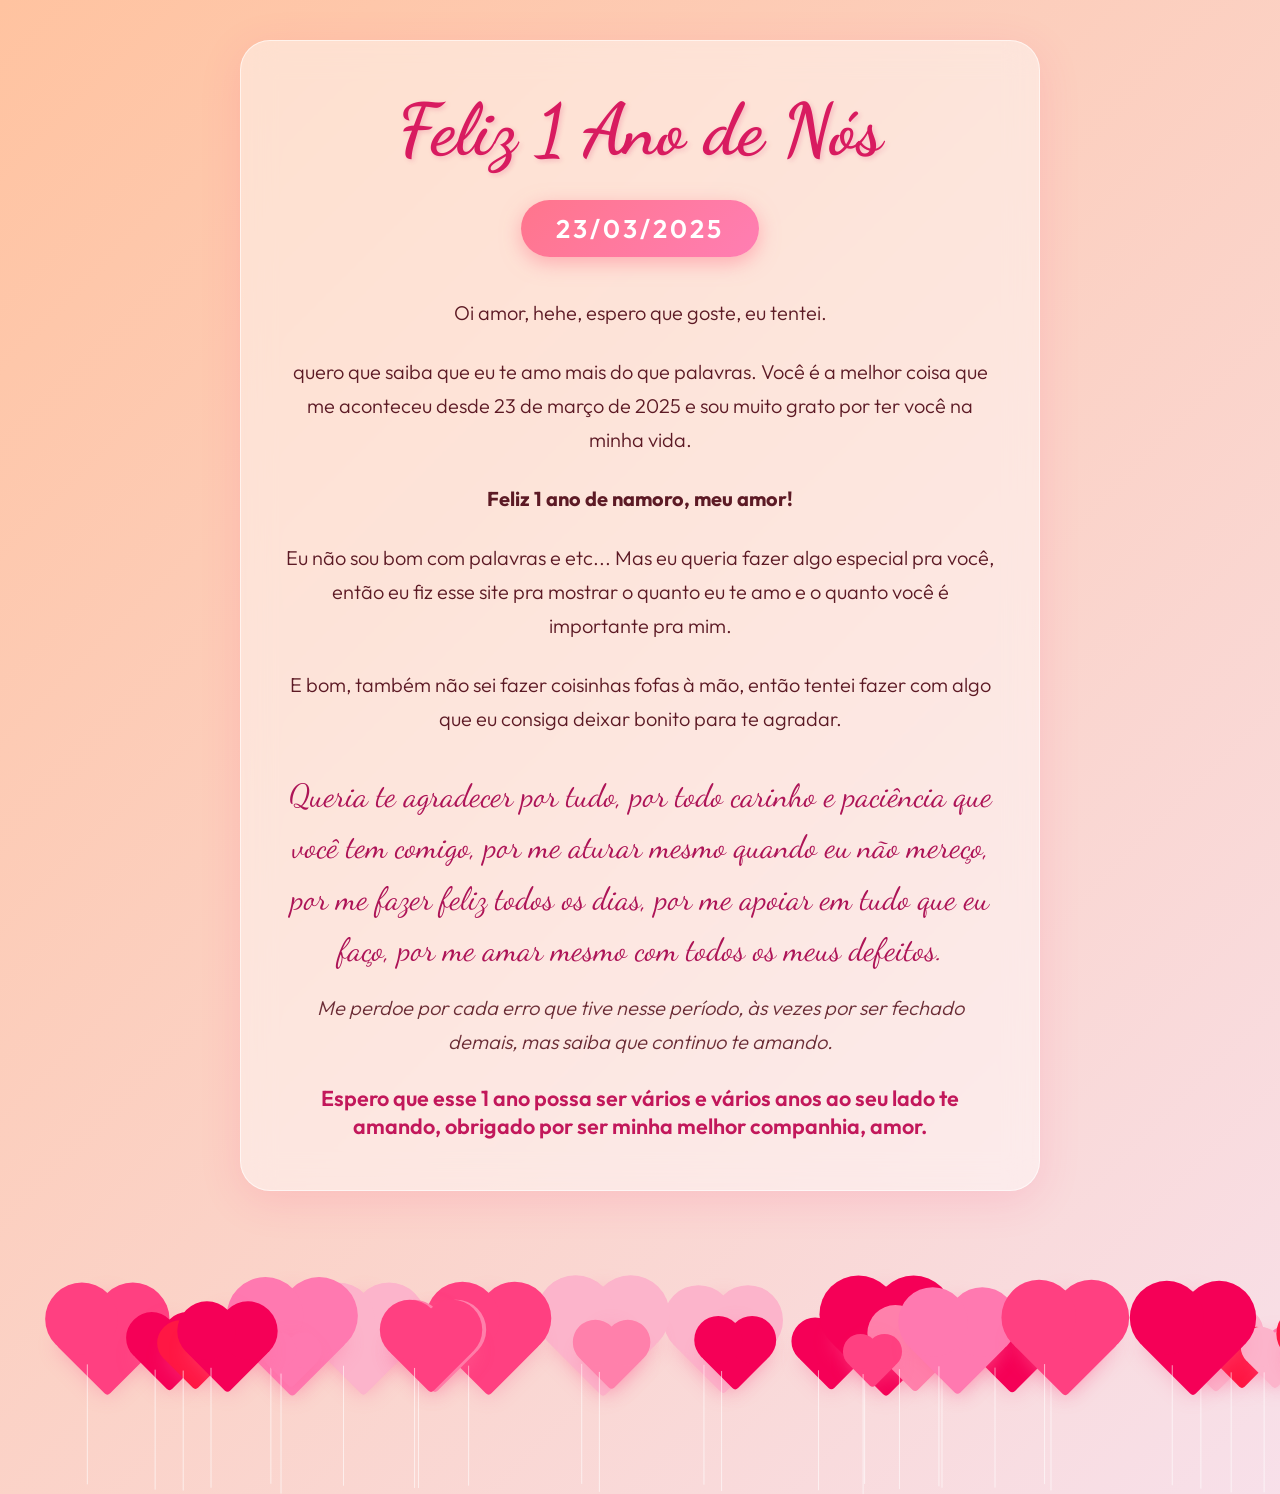
<file: index.html>
<!DOCTYPE html>
<html lang="pt-br">
<head>
    <meta charset="UTF-8">
    <meta name="viewport" content="width=device-width, initial-scale=1.0">
    <title>Feliz 1 Ano de Namoro momor</title>
    <link href="https://fonts.googleapis.com/css2?family=Dancing+Script:wght@600;700&family=Outfit:wght@300;400;600&display=swap" rel="stylesheet">
    <link rel="stylesheet" href="css/style.css">
</head>
<body>

    <div id="balloons-container"></div>
    <div class="container">
        <h1>Feliz 1 Ano de Nós</h1>
        <div class="date-badge">23/03/2025</div>
        
        <p>Oi amor, hehe, espero que goste, eu tentei.</p>
        <p>quero que saiba que eu te amo mais do que palavras. Você é a melhor coisa que me aconteceu desde 23 de março de 2025 e sou muito grato por ter você na minha vida.</p>
        <p><strong>Feliz 1 ano de namoro, meu amor!</strong></p>
        
        <p>Eu não sou bom com palavras e etc... Mas eu queria fazer algo especial pra você, então eu fiz esse site pra mostrar o quanto eu te amo e o quanto você é importante pra mim.</p>
        <p>E bom, também não sei fazer coisinhas fofas à mão, então tentei fazer com algo que eu consiga deixar bonito para te agradar.</p>
        
        <h2>Queria te agradecer por tudo, por todo carinho e paciência que você tem comigo, por me aturar mesmo quando eu não mereço, por me fazer feliz todos os dias, por me apoiar em tudo que eu faço, por me amar mesmo com todos os meus defeitos.</h2>
        
        <p style="font-style: italic; opacity: 0.9; margin-top: 15px;">Me perdoe por cada erro que tive nesse período, às vezes por ser fechado demais, mas saiba que continuo te amando.</p>
        
        <h3>Espero que esse 1 ano possa ser vários e vários anos ao seu lado te amando, obrigado por ser minha melhor companhia, amor.</h3>
    </div>
    <script src="js/script.js"></script>
</body>
</html>
</file>
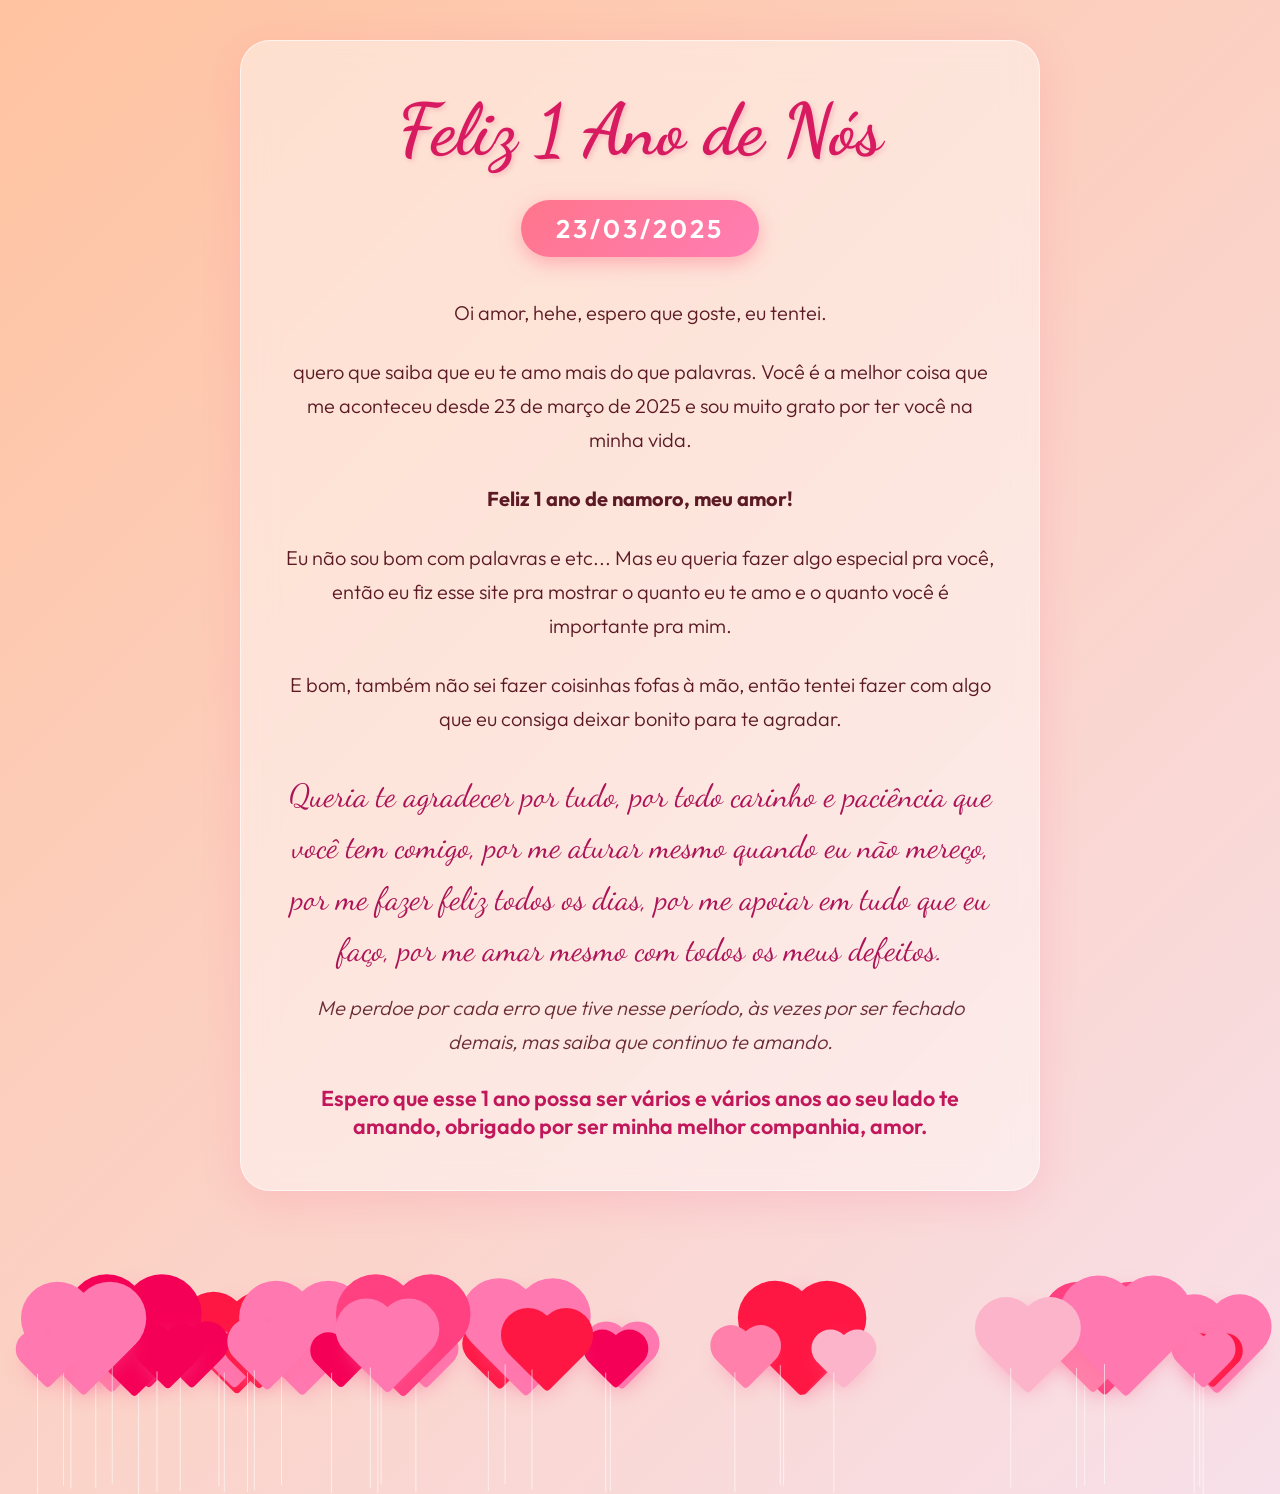
<file: SiteDe1Ano/index.html>
<!DOCTYPE html>
<html lang="pt-br">
<head>
    <meta charset="UTF-8">
    <meta name="viewport" content="width=device-width, initial-scale=1.0">
    <title>Feliz 1 Ano de Namoro momor</title>
    <link href="https://fonts.googleapis.com/css2?family=Dancing+Script:wght@600;700&family=Outfit:wght@300;400;600&display=swap" rel="stylesheet">
    <link rel="stylesheet" href="css/style.css">
</head>
<body>

    <div id="balloons-container"></div>
    <div class="container">
        <h1>Feliz 1 Ano de Nós</h1>
        <div class="date-badge">23/03/2025</div>
        
        <p>Oi amor, hehe, espero que goste, eu tentei.</p>
        <p>quero que saiba que eu te amo mais do que palavras. Você é a melhor coisa que me aconteceu desde 23 de março de 2025 e sou muito grato por ter você na minha vida.</p>
        <p><strong>Feliz 1 ano de namoro, meu amor!</strong></p>
        
        <p>Eu não sou bom com palavras e etc... Mas eu queria fazer algo especial pra você, então eu fiz esse site pra mostrar o quanto eu te amo e o quanto você é importante pra mim.</p>
        <p>E bom, também não sei fazer coisinhas fofas à mão, então tentei fazer com algo que eu consiga deixar bonito para te agradar.</p>
        
        <h2>Queria te agradecer por tudo, por todo carinho e paciência que você tem comigo, por me aturar mesmo quando eu não mereço, por me fazer feliz todos os dias, por me apoiar em tudo que eu faço, por me amar mesmo com todos os meus defeitos.</h2>
        
        <p style="font-style: italic; opacity: 0.9; margin-top: 15px;">Me perdoe por cada erro que tive nesse período, às vezes por ser fechado demais, mas saiba que continuo te amando.</p>
        
        <h3>Espero que esse 1 ano possa ser vários e vários anos ao seu lado te amando, obrigado por ser minha melhor companhia, amor.</h3>
    </div>
    <script src="js/script.js"></script>
</body>
</html>
</file>
<file: css/style.css>
:root {
    --primary-color: #ff4081;
}

* {
    box-sizing: border-box;
    margin: 0;
    padding: 0;
}

body {
    font-family: 'Outfit', sans-serif;
    background: linear-gradient(-45deg, #ff9a9e, #fecfef, #f6e6f9, #ffc3a0);
    background-size: 400% 400%;
    animation: gradientBG 15s ease infinite;
    color: #4a1523;
    min-height: 100vh;
    display: flex;
    justify-content: center;
    align-items: center;
    overflow-x: hidden;
    position: relative;
}

@keyframes gradientBG {
    0% { background-position: 0% 50%; }
    50% { background-position: 100% 50%; }
    100% { background-position: 0% 50%; }
}

.container {
    position: relative;
    z-index: 10;
    background: rgba(255, 255, 255, 0.45);
    backdrop-filter: blur(16px);
    -webkit-backdrop-filter: blur(16px);
    border: 1px solid rgba(255, 255, 255, 0.6);
    border-radius: 30px;
    padding: 50px 40px;
    max-width: 800px;
    text-align: center;
    box-shadow: 0 10px 40px rgba(255, 64, 129, 0.15);
    margin: 40px 20px;
    transform: translateY(0);
    transition: all 0.4s ease;
}

.container:hover {
    transform: translateY(-8px);
    box-shadow: 0 15px 50px rgba(255, 64, 129, 0.25);
    background: rgba(255, 255, 255, 0.55);
}

h1 {
    font-family: 'Dancing Script', cursive;
    font-size: 4.5rem;
    color: #d81b60;
    margin-bottom: 5px;
    text-shadow: 2px 2px 5px rgba(216, 27, 96, 0.2);
    line-height: 1.1;
}

.date-badge {
    display: inline-block;
    background: linear-gradient(135deg, #ff758c 0%, #ff7eb3 100%);
    color: white;
    font-size: 1.6rem;
    font-weight: 600;
    padding: 12px 35px;
    border-radius: 50px;
    margin: 25px 0 35px 0;
    box-shadow: 0 6px 20px rgba(255, 117, 140, 0.5);
    letter-spacing: 3px;
    position: relative;
    overflow: hidden;
    animation: floatBadge 3s ease-in-out infinite;
}

.date-badge::after {
    content: '';
    position: absolute;
    top: 0;
    left: -100%;
    width: 50%;
    height: 100%;
    background: linear-gradient(to right, rgba(255,255,255,0) 0%, rgba(255,255,255,0.4) 50%, rgba(255,255,255,0) 100%);
    transform: skewX(-25deg);
    animation: shine 4s infinite;
}

@keyframes shine {
    0% { left: -100%; }
    20% { left: 200%; }
    100% { left: 200%; }
}

@keyframes floatBadge {
    0%, 100% { transform: translateY(0); }
    50% { transform: translateY(-8px); }
}

p {
    font-size: 1.25rem;
    line-height: 1.7;
    margin-bottom: 25px;
    color: #5c1a25;
    font-weight: 300;
}

h2 {
    font-size: 2rem;
    font-weight: 400;
    color: #ad1457;
    line-height: 1.6;
    margin-top: 35px;
    font-family: 'Dancing Script', cursive;
}

h3 {
    font-size: 1.35rem;
    font-weight: 600;
    margin-top: 25px;
    color: #c2185b;
    font-family: 'Outfit', sans-serif;
}

/* Balloons */
.balloon-wrapper {
    position: absolute;
    bottom: -150px;
    z-index: 1;
    animation-name: floatUp;
    animation-timing-function: linear;
    animation-iteration-count: infinite;
}

.heart-balloon {
    width: var(--size, 50px);
    height: var(--size, 50px);
    background: var(--color, #ff4081);
    position: relative;
    transform: rotate(45deg);
    animation: spinBalloon 6s ease-in-out infinite alternate;
    box-shadow: 0 0 20px rgba(255, 100, 150, 0.4);
    border-radius: 4px;
}

.heart-balloon::before,
.heart-balloon::after {
    content: '';
    position: absolute;
    width: var(--size, 50px);
    height: var(--size, 50px);
    background: var(--color, #ff4081);
    border-radius: 50%;
}

.heart-balloon::before { 
    top: calc(var(--size, 50px) / -2); 
    left: 0; 
}

.heart-balloon::after { 
    top: 0; 
    left: calc(var(--size, 50px) / -2); 
}

.string {
    position: absolute;
    width: 1px;
    height: 120px;
    background: rgba(255, 255, 255, 0.6);
    top: calc(var(--size, 50px) * 0.9);
    left: calc(var(--size, 50px) / 2);
    transform: rotate(-45deg);
    transform-origin: top left;
    z-index: -1;
}

@keyframes floatUp {
    0% { transform: translateY(0); opacity: 0; }
    5% { opacity: 0.9; }
    95% { opacity: 0.9; }
    100% { transform: translateY(-120vh); opacity: 0; }
}

@keyframes spinBalloon {
    0% { transform: rotate(35deg) translateX(-15px); }
    50% { transform: rotate(55deg) translateX(15px); }
    100% { transform: rotate(35deg) translateX(-15px); }
}

/* Responsive */
@media (max-width: 600px) {
    h1 { font-size: 3.5rem; }
    .container { padding: 40px 20px; }
    p { font-size: 1.1rem; }
    h2 { font-size: 1.6rem; }
}
</file>
<file: SiteDe1Ano/css/style.css>
:root {
    --primary-color: #ff4081;
}

* {
    box-sizing: border-box;
    margin: 0;
    padding: 0;
}

body {
    font-family: 'Outfit', sans-serif;
    background: linear-gradient(-45deg, #ff9a9e, #fecfef, #f6e6f9, #ffc3a0);
    background-size: 400% 400%;
    animation: gradientBG 15s ease infinite;
    color: #4a1523;
    min-height: 100vh;
    display: flex;
    justify-content: center;
    align-items: center;
    overflow-x: hidden;
    position: relative;
}

@keyframes gradientBG {
    0% { background-position: 0% 50%; }
    50% { background-position: 100% 50%; }
    100% { background-position: 0% 50%; }
}

.container {
    position: relative;
    z-index: 10;
    background: rgba(255, 255, 255, 0.45);
    backdrop-filter: blur(16px);
    -webkit-backdrop-filter: blur(16px);
    border: 1px solid rgba(255, 255, 255, 0.6);
    border-radius: 30px;
    padding: 50px 40px;
    max-width: 800px;
    text-align: center;
    box-shadow: 0 10px 40px rgba(255, 64, 129, 0.15);
    margin: 40px 20px;
    transform: translateY(0);
    transition: all 0.4s ease;
}

.container:hover {
    transform: translateY(-8px);
    box-shadow: 0 15px 50px rgba(255, 64, 129, 0.25);
    background: rgba(255, 255, 255, 0.55);
}

h1 {
    font-family: 'Dancing Script', cursive;
    font-size: 4.5rem;
    color: #d81b60;
    margin-bottom: 5px;
    text-shadow: 2px 2px 5px rgba(216, 27, 96, 0.2);
    line-height: 1.1;
}

.date-badge {
    display: inline-block;
    background: linear-gradient(135deg, #ff758c 0%, #ff7eb3 100%);
    color: white;
    font-size: 1.6rem;
    font-weight: 600;
    padding: 12px 35px;
    border-radius: 50px;
    margin: 25px 0 35px 0;
    box-shadow: 0 6px 20px rgba(255, 117, 140, 0.5);
    letter-spacing: 3px;
    position: relative;
    overflow: hidden;
    animation: floatBadge 3s ease-in-out infinite;
}

.date-badge::after {
    content: '';
    position: absolute;
    top: 0;
    left: -100%;
    width: 50%;
    height: 100%;
    background: linear-gradient(to right, rgba(255,255,255,0) 0%, rgba(255,255,255,0.4) 50%, rgba(255,255,255,0) 100%);
    transform: skewX(-25deg);
    animation: shine 4s infinite;
}

@keyframes shine {
    0% { left: -100%; }
    20% { left: 200%; }
    100% { left: 200%; }
}

@keyframes floatBadge {
    0%, 100% { transform: translateY(0); }
    50% { transform: translateY(-8px); }
}

p {
    font-size: 1.25rem;
    line-height: 1.7;
    margin-bottom: 25px;
    color: #5c1a25;
    font-weight: 300;
}

h2 {
    font-size: 2rem;
    font-weight: 400;
    color: #ad1457;
    line-height: 1.6;
    margin-top: 35px;
    font-family: 'Dancing Script', cursive;
}

h3 {
    font-size: 1.35rem;
    font-weight: 600;
    margin-top: 25px;
    color: #c2185b;
    font-family: 'Outfit', sans-serif;
}

/* Balloons */
.balloon-wrapper {
    position: absolute;
    bottom: -150px;
    z-index: 1;
    animation-name: floatUp;
    animation-timing-function: linear;
    animation-iteration-count: infinite;
}

.heart-balloon {
    width: var(--size, 50px);
    height: var(--size, 50px);
    background: var(--color, #ff4081);
    position: relative;
    transform: rotate(45deg);
    animation: spinBalloon 6s ease-in-out infinite alternate;
    box-shadow: 0 0 20px rgba(255, 100, 150, 0.4);
    border-radius: 4px;
}

.heart-balloon::before,
.heart-balloon::after {
    content: '';
    position: absolute;
    width: var(--size, 50px);
    height: var(--size, 50px);
    background: var(--color, #ff4081);
    border-radius: 50%;
}

.heart-balloon::before { 
    top: calc(var(--size, 50px) / -2); 
    left: 0; 
}

.heart-balloon::after { 
    top: 0; 
    left: calc(var(--size, 50px) / -2); 
}

.string {
    position: absolute;
    width: 1px;
    height: 120px;
    background: rgba(255, 255, 255, 0.6);
    top: calc(var(--size, 50px) * 0.9);
    left: calc(var(--size, 50px) / 2);
    transform: rotate(-45deg);
    transform-origin: top left;
    z-index: -1;
}

@keyframes floatUp {
    0% { transform: translateY(0); opacity: 0; }
    5% { opacity: 0.9; }
    95% { opacity: 0.9; }
    100% { transform: translateY(-120vh); opacity: 0; }
}

@keyframes spinBalloon {
    0% { transform: rotate(35deg) translateX(-15px); }
    50% { transform: rotate(55deg) translateX(15px); }
    100% { transform: rotate(35deg) translateX(-15px); }
}

/* Responsive */
@media (max-width: 600px) {
    h1 { font-size: 3.5rem; }
    .container { padding: 40px 20px; }
    p { font-size: 1.1rem; }
    h2 { font-size: 1.6rem; }
}
</file>
